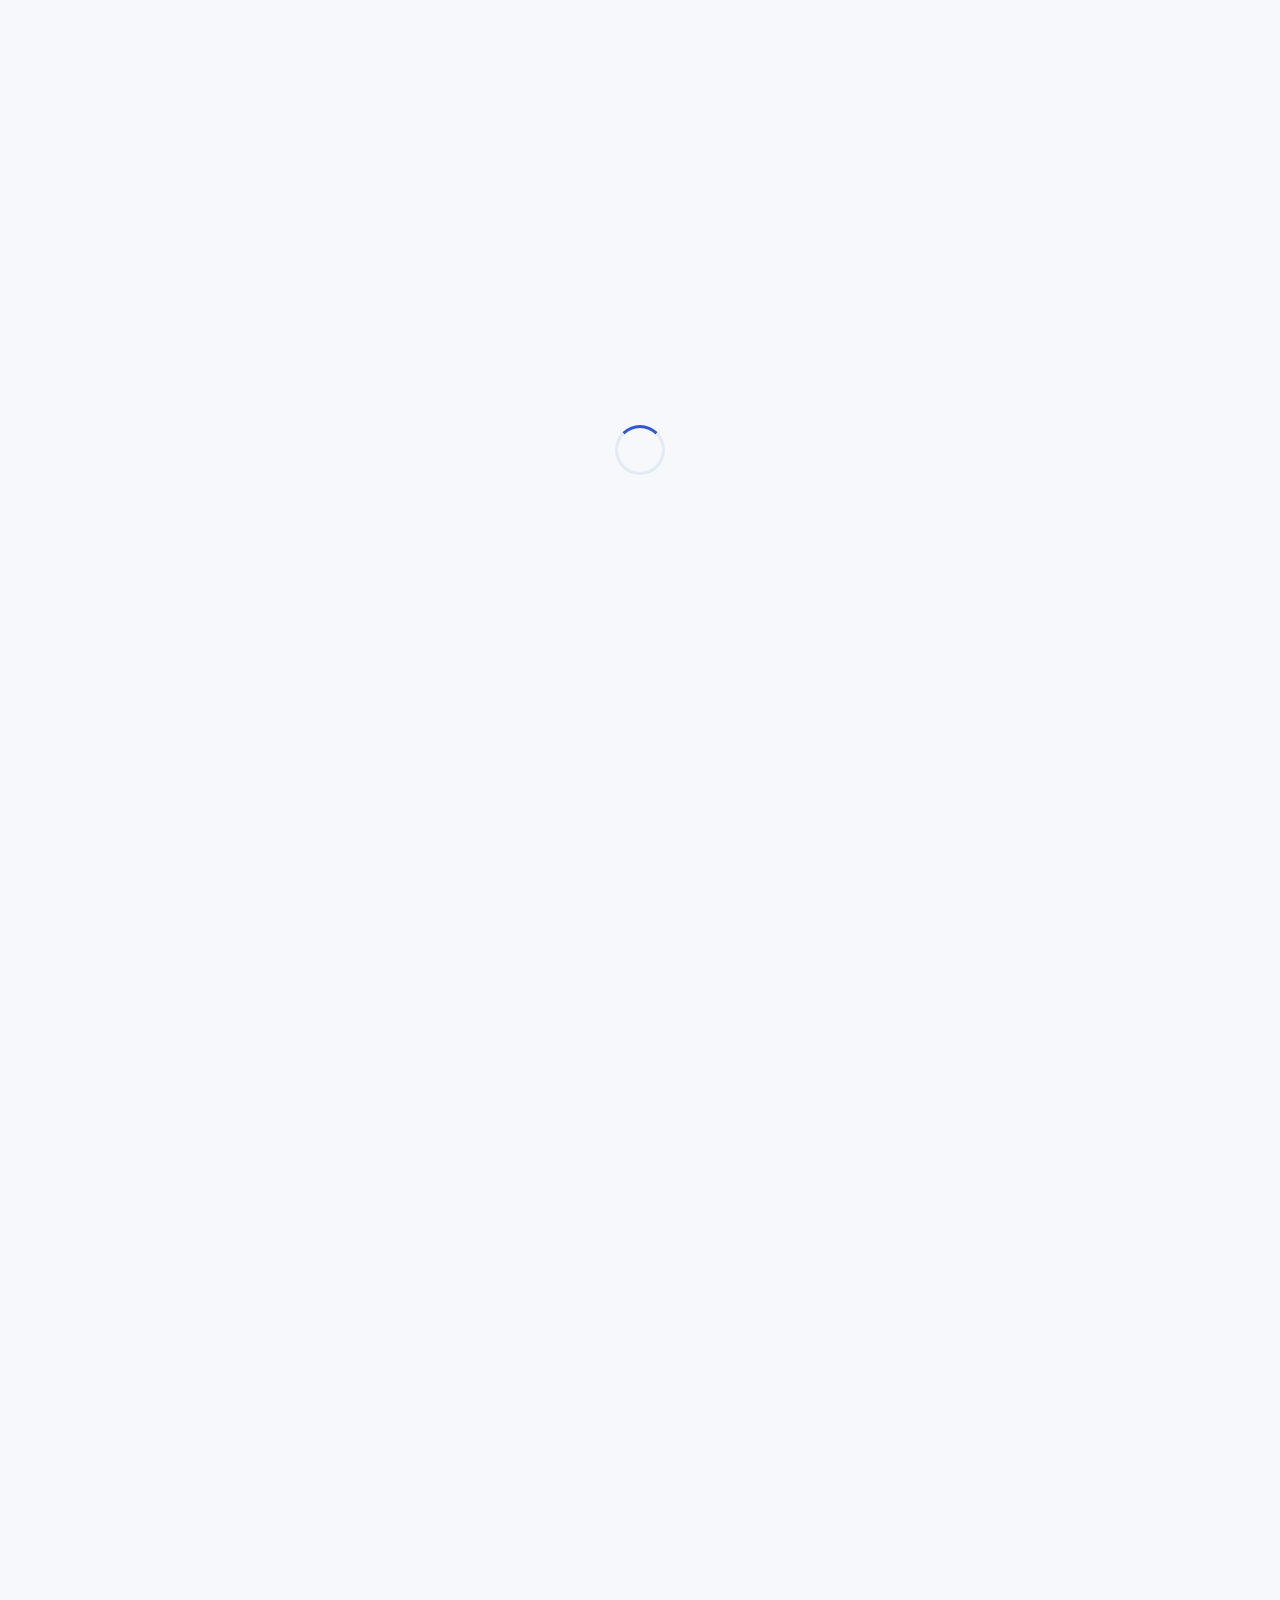
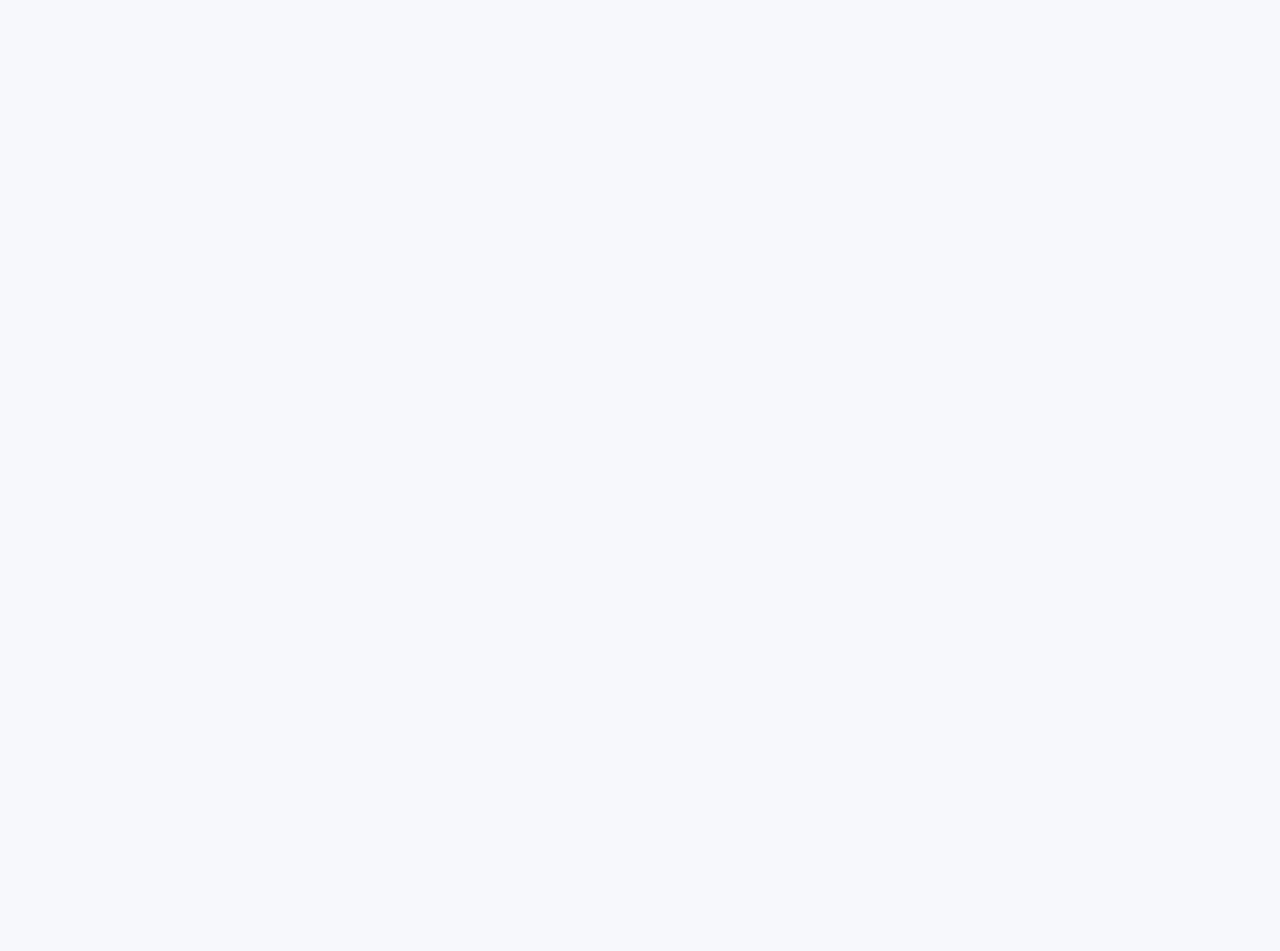
<file: index.html>
<!DOCTYPE html>
<html lang="en">
<head>
  <meta charset="utf-8" />
  <meta name="viewport" content="width=device-width,initial-scale=1" />
  <meta name="google-site-verification" content="fOPOrINUC0DZKunmytr6oM-xY_VmZXDHjR2BMJGWhiU" />
  <title>Oguzhan Palacioglu</title>
  <meta name="description" content="Oguzhan Palacioglu — Information Systems Manager & IT Team Leader">
  <meta name="theme-color" content="#0b0d12">
  
  <!-- Favicon -->
  <link rel="icon" type="image/svg+xml" href="favicon.svg">
  <link rel="icon" type="image/png" sizes="32x32" href="favicon-32x32.png">
  <link rel="icon" type="image/png" sizes="16x16" href="favicon-16x16.png">
  <link rel="apple-touch-icon" sizes="180x180" href="apple-touch-icon.png">
  <link rel="manifest" href="site.webmanifest">
  
  <!-- Open Graph -->
  <meta property="og:title" content="Oguzhan Palacioglu">
  <meta property="og:description" content="Information Systems Manager & IT Team Leader">
  <meta property="og:type" content="website">
  <meta property="og:url" content="https://oguzhan.palacioglu.com">
  <meta property="og:image" content="https://oguzhan.palacioglu.com/og-image.png">
  <!-- Google Fonts -->
  <link rel="preconnect" href="https://fonts.googleapis.com" />
  <link rel="preconnect" href="https://fonts.gstatic.com" crossorigin />
  <link href="https://fonts.googleapis.com/css2?family=Inter:wght@400;500;600;700;800;900&display=swap" rel="stylesheet" />
  <!-- Custom CSS -->
  <link rel="stylesheet" href="styles.css?v=1.1" />
  <!-- Custom JavaScript -->
  <script src="script.js" defer></script>
</head>
<body>
  <!-- Loading Screen -->
  <div class="loading" id="loading">
    <div class="spinner"></div>
  </div>

  <!-- NAV -->
  <nav class="nav">
    <div class="nav-in">
      <a class="brand" href="#top">oguzhan<span style="opacity:.5">·</span>palacioglu</a>
      <div class="links">
        <!--  <a class="chip" href="#experience">Experience</a>
        <a class="chip" href="#education">Education</a>
        <a class="chip" href="#skills">Skills</a>
        <a class="chip" href="#languages">Languages</a>-->
        <a class="chip" href="#contact">Contact</a>
        <button class="chip btn" id="themeBtn" title="Toggle theme">🌓 Theme</button>
        <button id="mode-toggle" class="chip">📟 CLI Mode</button>
      </div>
    </div>
  </nav>

  <main id="top" class="wrap">
    <!-- HERO -->
    <header class="hero fade-in">
      <div class="hero-content">
        <div class="hero-image">
          <div class="profile-photo">
            <img src="Oguzhan_Palacioglu_Profile.png" alt="Oguzhan Palacioglu" id="profileImg">
          </div>
        </div>
        <div class="hero-text">
          <h1>Oguzhan Palacioglu</h1>
          <div class="subtitle">Istanbul, Turkey · Information Systems Manager & IT Team Leader at ALKEV Private Schools</div>
          <div class="cta">
            <a class="btn-prim" href="#contact">Get in Touch</a>
            <a class="btn-ghost" href="cv-pdf.html" target="_blank" id="dlPdf">Download CV (PDF)</a>
            <a class="btn-ghost" href="mailto:opalacioglu@gmail.com">✉️ Send Email</a>
            <a class="btn-ghost" href="https://www.linkedin.com/in/OguzhanPalacioglu" target="_blank" rel="noopener">LinkedIn</a>
            <a class="btn-ghost" href="https://github.com/OguzhanPalacioglu" target="_blank" rel="noopener">GitHub</a>
          </div>
          <div class="badges">
            <span class="tag">Information Systems Manager</span>
            <span class="tag">IT Team Leader</span>
            <span class="tag">Full-Stack Developer</span>
          </div>
        </div>
      </div>
    </header>

    <!-- CONTENT GRID -->
    <div class="grid">
      <!-- LEFT -->
      <section class="card fade-in" id="experience">
        <h2>Experience</h2>
        <div class="item">
          <h3>Information Systems Manager and IT Team Leader</h3>
          <div class="meta"><span>ALKEV Private Schools</span><span>·</span><span>Istanbul</span><span>·</span><span>Oct 2024 – Present</span></div>
          <ul class="bullet">
            <li>Led and mentored a team of IT specialists by delegating tasks, providing training, and ensuring continuous professional development.</li>
            <li>Coordinated with other departments to align IT strategies with organizational goals and ensure smooth operations.</li>
            <li>Developed and implemented IT policies, procedures, and best practices to maintain high standards of security and efficiency.</li>
            <li>Oversaw IT projects from planning to execution, including budgeting, resource allocation, and timeline management.</li>
            <li>Managed relationships with vendors and negotiated contracts to optimize costs and service quality.</li>
            <li>Regularly reported on IT performance, risks, and strategic initiatives to senior management and stakeholders.</li>
            <li>Fostered a culture of innovation and continuous improvement within the IT team to enhance overall service delivery.</li>
          </ul>
        </div>
        <div class="item">
          <h3>Information Systems Manager</h3>
          <div class="meta"><span>ALKEV Private Schools</span><span>·</span><span>Sept 2023 – Oct 2024</span></div>
          <ul class="bullet">
            <li>Developed and enhanced software solutions using HTML, CSS, JavaScript, PHP, Laravel, and Python tailored to the school's specific needs.</li>
            <li>Administered Google Workspace for 2000+ students, teachers, and staff, ensuring efficient and secure communication.</li>
            <li>Managed network operations and resolved complex connectivity issues to maintain seamless integration across devices and platforms.</li>
            <li>Implemented and maintained mobile device management (MDM) solutions such as Apple School Manager, Cisco Meraki, Mosyle Manager, and Jamf School.</li>
            <li>Collaborated with internal teams and external partners to quickly resolve IT issues and optimize system performance.</li>
            <li>Analyzed IT network data to identify improvement opportunities and provided strategic recommendations.</li>
          </ul>
        </div>
        <div class="item">
          <h3>IT Operations Specialist</h3>
          <div class="meta"><span>ALKEV Private Schools</span><span>·</span><span>June 2020 – Sept 2023</span></div>
          <ul class="bullet">
            <li>Provided help desk support for desktop PCs, laptops, MacBooks, Linux systems, and mobile devices.</li>
            <li>Installed, serviced, upgraded, and maintained over 300 Windows and Mac computers, as well as iOS tablets and Android devices.</li>
            <li>Assisted in managing basic network operations and troubleshooting connectivity issues.</li>
          </ul>
        </div>
      </section>

      <!-- RIGHT -->
      <section class="card fade-in" id="education">
        <h2>Education</h2>
        <div class="item">
          <h3>Master of Science in Information Technologies</h3>
          <div class="meta"><span>Istanbul Technical University</span><span></span><span>Sep 2022 – July 2023</span></div>
        </div>
        <div class="item">
          <h3>Bachelor's Degree in Health Management</h3>
          <div class="meta"><span>Anadolu University</span><span>·</span><span>Sep 2016 – Aug 2020</span></div>
        </div>
        <div class="item">
          <h3>Bachelor's Degree in Public Finance</h3>
          <div class="meta"><span>Sakarya University</span><span>·</span><span>Sep 2012 – Aug 2016</span></div>
        </div>

        <h2 id="skills" style="margin-top: 28px;">Technical Skills</h2>
        <div class="skills">
          <span class="pill">HTML</span><span class="pill">CSS</span><span class="pill">JavaScript</span>
          <span class="pill">PHP</span><span class="pill">Python</span><span class="pill">Laravel</span>
          <span class="pill">Git</span><span class="pill">MySQL</span><span class="pill">MongoDB</span>
          <span class="pill">SQL</span><span class="pill">MVC</span><span class="pill">Docker</span>
          <span class="pill">Linux</span><span class="pill">Windows</span><span class="pill">Mac OS</span>
          <span class="pill">iOS</span><span class="pill">Android</span><span class="pill">MDM</span>
          <span class="pill">System Administration</span><span class="pill">Network Configuration</span>
        </div>

        <h2 style="margin-top: 28px;">Certificates</h2>
        <ul class="bullet one-col">
          <li>Google — Introduction to Google Workspace Administration (Oct 2024)</li>
          <li>Google — Technical Support Fundamentals (Sep 2024)</li>
          <li>Google — The Bits and Bytes of Computer Networking (Oct 2024)</li>
          <li>Crash Course on Python (Jan 2025)</li>
          <li>IBM — Artificial Intelligence (AI) Certificate (Mar 2025)</li>
        </ul>
      </section>
    </div>

    <!-- LANGUAGES -->
    <section class="card fade-in" id="languages" style="margin-top:28px">
      <h2>Language Skills</h2>
      <div class="language-item">
        <span class="language-name">Turkish</span>
        <span class="language-level">Native</span>
      </div>
      <div class="language-item">
        <span class="language-name">English</span>
        <span class="language-level">Fluent</span>
      </div>
      <div class="language-item">
        <span class="language-name">German</span>
        <span class="language-level">A1</span>
      </div>
    </section>
    

    <!-- CONTACT -->
    <section class="card fade-in" id="contact" style="margin-top:28px">
      <h2>Contact</h2>
      <div class="skills" style="margin-top:12px">
        <a class="pill" href="mailto:opalacioglu@gmail.com">✉️ opalacioglu@gmail.com</a>
        <a class="pill" target="_blank" rel="noopener" href="https://www.linkedin.com/in/OguzhanPalacioglu">LinkedIn</a>
        <a class="pill" target="_blank" rel="noopener" href="https://github.com/OguzhanPalacioglu">GitHub</a>
        <a class="pill" target="_blank" rel="noopener" href="https://oguzhan.palacioglu.com">🔗 oguzhan.palacioglu.com</a>
      </div>
    </section>

    <footer>© <span id="year"></span> Oguzhan Palacioglu</footer>
  </main>


  <script type="application/ld+json">
  {
    "@context":"https://schema.org","@type":"Person","name":"Oguzhan Palacioglu","url":"https://oguzhan.palacioglu.com","jobTitle":"Information Systems Manager and IT Team Leader","address":{"@type":"PostalAddress","addressLocality":"Istanbul","addressCountry":"TR"},"sameAs":["https://www.linkedin.com/in/OguzhanPalacioglu","https://github.com/OguzhanPalacioglu"]
  }
  </script>
</body>
</html>
</file>
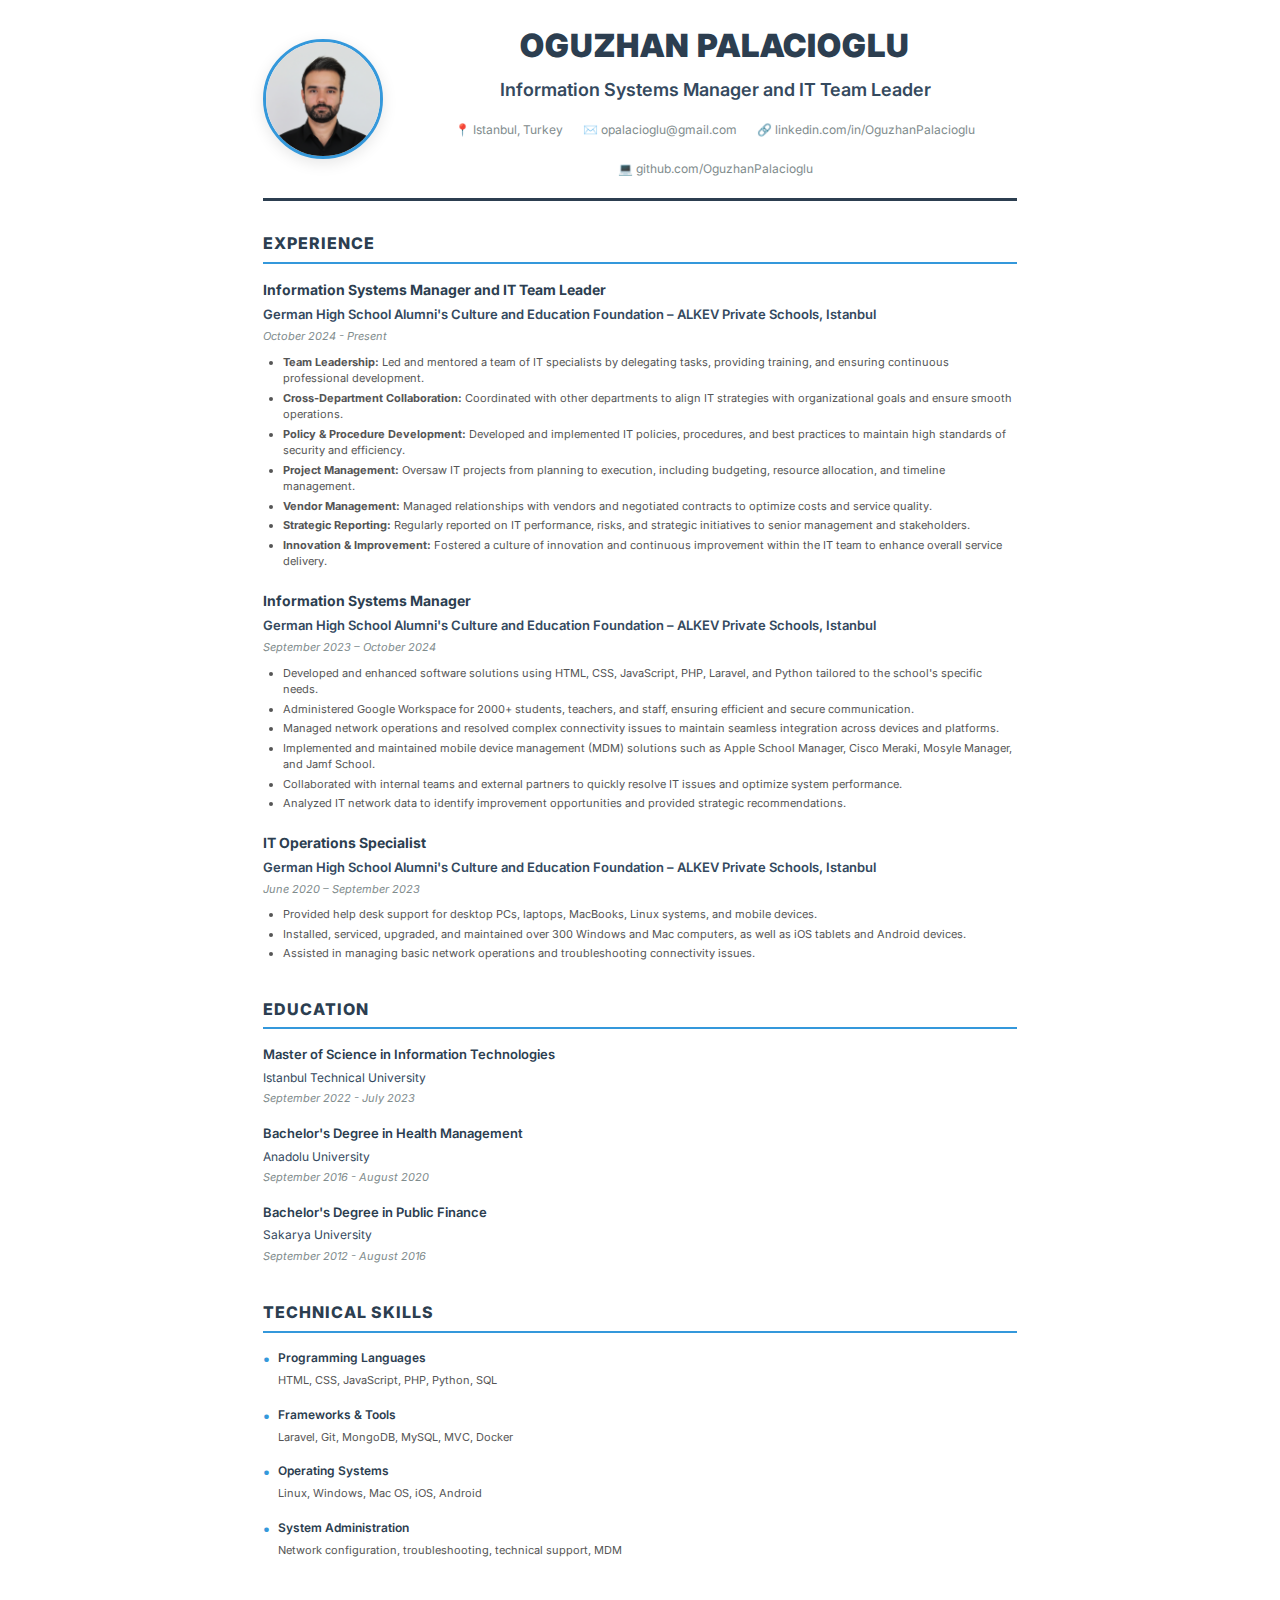
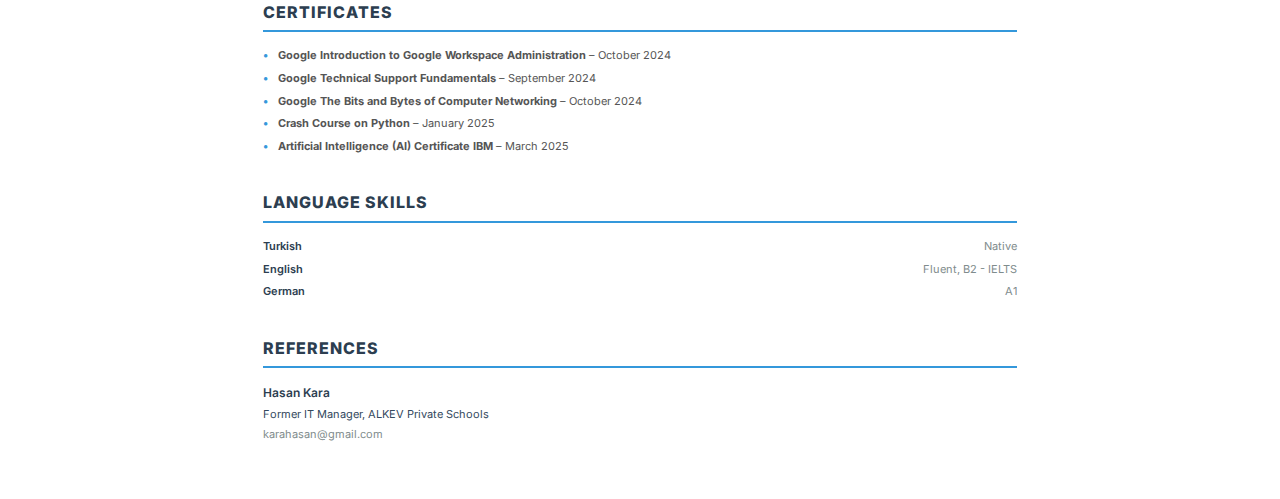
<file: cv-pdf.html>
<!DOCTYPE html>
<html lang="en">
<head>
  <meta charset="utf-8" />
  <meta name="viewport" content="width=device-width,initial-scale=1" />
  <title>Oguzhan Palacioglu - CV</title>
  
  <!-- Favicon -->
  <link rel="icon" type="image/svg+xml" href="favicon.svg">
  <link rel="icon" type="image/png" sizes="32x32" href="favicon-32x32.png">
  <link rel="icon" type="image/png" sizes="16x16" href="favicon-16x16.png">
  <link rel="apple-touch-icon" sizes="180x180" href="apple-touch-icon.png">
  
  <link rel="preconnect" href="https://fonts.googleapis.com" />
  <link rel="preconnect" href="https://fonts.gstatic.com" crossorigin />
  <link href="https://fonts.googleapis.com/css2?family=Inter:wght@400;500;600;700;800;900&display=swap" rel="stylesheet" />
  <style>
    @media print {
      @page {
        margin: 1.5cm;
        size: A4;
      }
    }
    
    * {
      margin: 0;
      padding: 0;
      box-sizing: border-box;
    }
    
    body {
      font-family: 'Inter', sans-serif;
      line-height: 1.6;
      color: #333;
      background: white;
      font-size: 11pt;
    }
    
    .cv-container {
      max-width: 210mm;
      margin: 0 auto;
      padding: 20px;
      background: white;
    }
    
    /* Header */
    .header {
      margin-bottom: 30px;
      border-bottom: 3px solid #2c3e50;
      padding-bottom: 20px;
    }
    
    .header-content {
      display: flex;
      align-items: center;
      gap: 30px;
    }
    
    .header-text {
      flex: 1;
      text-align: center;
    }
    
    .header-image {
      display: flex;
      justify-content: center;
      align-items: center;
    }
    
    .cv-profile-photo {
      position: relative;
      width: 120px;
      height: 120px;
      border-radius: 50%;
      overflow: hidden;
      border: 3px solid #3498db;
      box-shadow: 0 4px 15px rgba(0,0,0,0.1);
      background: #f8f9fa;
    }
    
    .cv-profile-photo img {
      width: 100%;
      height: 100%;
      object-fit: cover;
      object-position: center;
      opacity: 1;
      transition: opacity 0.3s ease;
    }
    
    .cv-photo-placeholder {
      display: flex;
      flex-direction: column;
      justify-content: center;
      align-items: center;
      height: 100%;
      color: #6c757d;
      text-align: center;
      padding: 10px;
      position: absolute;
      top: 0;
      left: 0;
      right: 0;
      bottom: 0;
      background: #f8f9fa;
      z-index: 10;
    }
    
    .cv-photo-placeholder span {
      font-size: 24px;
      margin-bottom: 4px;
      opacity: 0.7;
    }
    
    .cv-photo-placeholder p {
      font-size: 8px;
      font-weight: 500;
      margin: 0;
      opacity: 0.8;
    }
    
    .cv-photo-placeholder.hidden {
      display: none !important;
    }
    
    .name {
      font-size: 32px;
      font-weight: 900;
      color: #2c3e50;
      margin-bottom: 5px;
      letter-spacing: 1px;
    }
    
    .title {
      font-size: 18px;
      font-weight: 600;
      color: #34495e;
      margin-bottom: 15px;
    }
    
    .contact-info {
      display: flex;
      justify-content: center;
      flex-wrap: wrap;
      gap: 20px;
      font-size: 12px;
      color: #7f8c8d;
    }
    
    .contact-item {
      display: flex;
      align-items: center;
      gap: 5px;
    }
    
    /* Sections */
    .section {
      margin-bottom: 35px;
    }
    
    .section-title {
      font-size: 16px;
      font-weight: 800;
      color: #2c3e50;
      text-transform: uppercase;
      letter-spacing: 1px;
      border-bottom: 2px solid #3498db;
      padding-bottom: 5px;
      margin-bottom: 15px;
    }
    
    /* Experience */
    .experience-item {
      margin-bottom: 20px;
    }
    
    .job-title {
      font-size: 14px;
      font-weight: 700;
      color: #2c3e50;
      margin-bottom: 3px;
    }
    
    .company {
      font-size: 13px;
      font-weight: 600;
      color: #34495e;
      margin-bottom: 3px;
    }
    
    .date-location {
      font-size: 11px;
      color: #7f8c8d;
      font-style: italic;
      margin-bottom: 8px;
    }
    
    .job-description {
      font-size: 11px;
      color: #555;
      line-height: 1.5;
    }
    
    .job-description ul {
      margin-left: 20px;
    }
    
    .job-description li {
      margin-bottom: 3px;
    }
    
    /* Education */
    .education-item {
      margin-bottom: 15px;
    }
    
    .degree {
      font-size: 13px;
      font-weight: 600;
      color: #2c3e50;
      margin-bottom: 3px;
    }
    
    .institution {
      font-size: 12px;
      color: #34495e;
      margin-bottom: 3px;
    }
    
    .education-date {
      font-size: 11px;
      color: #7f8c8d;
      font-style: italic;
    }
    
    /* Skills */
    .skill-item {
      margin-bottom: 15px;
      padding-left: 15px;
      position: relative;
    }
    
    .skill-item::before {
      content: "•";
      position: absolute;
      left: 0;
      color: #3498db;
      font-weight: bold;
    }
    
    .skill-category {
      margin-bottom: 10px;
    }
    
    .skill-category-title {
      font-size: 12px;
      font-weight: 600;
      color: #2c3e50;
      margin-bottom: 5px;
    }
    
    .skill-list {
      font-size: 11px;
      color: #555;
    }
    
    /* Certificates */
    .certificate-item {
      font-size: 11px;
      color: #555;
      margin-bottom: 5px;
      padding-left: 15px;
      position: relative;
    }
    
    .certificate-item::before {
      content: "•";
      position: absolute;
      left: 0;
      color: #3498db;
      font-weight: bold;
    }
    
    /* Languages */
    .language-item {
      display: flex;
      justify-content: space-between;
      font-size: 11px;
      margin-bottom: 5px;
    }
    
    .language-name {
      font-weight: 600;
      color: #2c3e50;
    }
    
    .language-level {
      color: #7f8c8d;
    }
    
    /* References */
    .reference-item {
      margin-bottom: 10px;
    }
    
    .reference-name {
      font-size: 12px;
      font-weight: 600;
      color: #2c3e50;
      margin-bottom: 3px;
    }
    
    .reference-title {
      font-size: 11px;
      color: #34495e;
      margin-bottom: 3px;
    }
    
    .reference-email {
      font-size: 11px;
      color: #7f8c8d;
    }
    
    @media print {
      body {
        font-size: 10pt;
      }
      
      .cv-container {
        padding: 0;
      }
      
      .name {
        font-size: 28px;
      }
      
      .title {
        font-size: 16px;
      }
    }
  </style>
</head>
<body>
  <div class="cv-container">
    <!-- Header -->
    <div class="header">
      <div class="header-content">
        <div class="header-image">
          <div class="cv-profile-photo">
            <img src="Oguzhan_Palacioglu_Profile.png" alt="Oguzhan Palacioglu" id="cvProfileImg">
            <div class="cv-photo-placeholder" id="cvPhotoPlaceholder">
              <span>📷</span>
              <p>Profil Fotoğrafı</p>
            </div>
          </div>
        </div>
        <div class="header-text">
          <div class="name">OGUZHAN PALACIOGLU</div>
          <div class="title">Information Systems Manager and IT Team Leader</div>
          <div class="contact-info">
            <div class="contact-item">📍 Istanbul, Turkey</div>
            <div class="contact-item">✉️ opalacioglu@gmail.com</div>
            <div class="contact-item">🔗 linkedin.com/in/OguzhanPalacioglu</div>
            <div class="contact-item">💻 github.com/OguzhanPalacioglu</div>
          </div>
        </div>
      </div>
    </div>

    <!-- Experience -->
    <div class="section">
      <div class="section-title">Experience</div>
      
      <div class="experience-item">
        <div class="job-title">Information Systems Manager and IT Team Leader</div>
        <div class="company">German High School Alumni's Culture and Education Foundation – ALKEV Private Schools, Istanbul</div>
        <div class="date-location">October 2024 - Present</div>
        <div class="job-description">
          <ul>
            <li><strong>Team Leadership:</strong> Led and mentored a team of IT specialists by delegating tasks, providing training, and ensuring continuous professional development.</li>
            <li><strong>Cross-Department Collaboration:</strong> Coordinated with other departments to align IT strategies with organizational goals and ensure smooth operations.</li>
            <li><strong>Policy & Procedure Development:</strong> Developed and implemented IT policies, procedures, and best practices to maintain high standards of security and efficiency.</li>
            <li><strong>Project Management:</strong> Oversaw IT projects from planning to execution, including budgeting, resource allocation, and timeline management.</li>
            <li><strong>Vendor Management:</strong> Managed relationships with vendors and negotiated contracts to optimize costs and service quality.</li>
            <li><strong>Strategic Reporting:</strong> Regularly reported on IT performance, risks, and strategic initiatives to senior management and stakeholders.</li>
            <li><strong>Innovation & Improvement:</strong> Fostered a culture of innovation and continuous improvement within the IT team to enhance overall service delivery.</li>
          </ul>
        </div>
      </div>

      <div class="experience-item">
        <div class="job-title">Information Systems Manager</div>
        <div class="company">German High School Alumni's Culture and Education Foundation – ALKEV Private Schools, Istanbul</div>
        <div class="date-location">September 2023 – October 2024</div>
        <div class="job-description">
          <ul>
            <li>Developed and enhanced software solutions using HTML, CSS, JavaScript, PHP, Laravel, and Python tailored to the school's specific needs.</li>
            <li>Administered Google Workspace for 2000+ students, teachers, and staff, ensuring efficient and secure communication.</li>
            <li>Managed network operations and resolved complex connectivity issues to maintain seamless integration across devices and platforms.</li>
            <li>Implemented and maintained mobile device management (MDM) solutions such as Apple School Manager, Cisco Meraki, Mosyle Manager, and Jamf School.</li>
            <li>Collaborated with internal teams and external partners to quickly resolve IT issues and optimize system performance.</li>
            <li>Analyzed IT network data to identify improvement opportunities and provided strategic recommendations.</li>
          </ul>
        </div>
      </div>

      <div class="experience-item">
        <div class="job-title">IT Operations Specialist</div>
        <div class="company">German High School Alumni's Culture and Education Foundation – ALKEV Private Schools, Istanbul</div>
        <div class="date-location">June 2020 – September 2023</div>
        <div class="job-description">
          <ul>
            <li>Provided help desk support for desktop PCs, laptops, MacBooks, Linux systems, and mobile devices.</li>
            <li>Installed, serviced, upgraded, and maintained over 300 Windows and Mac computers, as well as iOS tablets and Android devices.</li>
            <li>Assisted in managing basic network operations and troubleshooting connectivity issues.</li>
          </ul>
        </div>
      </div>
    </div>

    <!-- Education -->
    <div class="section">
      <div class="section-title">Education</div>
      
      <div class="education-item">
        <div class="degree">Master of Science in Information Technologies</div>
        <div class="institution">Istanbul Technical University</div>
        <div class="education-date">September 2022 - July 2023</div>
      </div>

      <div class="education-item">
        <div class="degree">Bachelor's Degree in Health Management</div>
        <div class="institution">Anadolu University</div>
        <div class="education-date">September 2016 - August 2020</div>
      </div>

      <div class="education-item">
        <div class="degree">Bachelor's Degree in Public Finance</div>
        <div class="institution">Sakarya University</div>
        <div class="education-date">September 2012 - August 2016</div>
      </div>
    </div>

    <!-- Technical Skills -->
    <div class="section" style="margin-bottom: 40px;">
      <div class="section-title">Technical Skills</div>
      <div class="skill-item">
        <div class="skill-category-title">Programming Languages</div>
        <div class="skill-list">HTML, CSS, JavaScript, PHP, Python, SQL</div>
      </div>
      <div class="skill-item">
        <div class="skill-category-title">Frameworks & Tools</div>
        <div class="skill-list">Laravel, Git, MongoDB, MySQL, MVC, Docker</div>
      </div>
      <div class="skill-item">
        <div class="skill-category-title">Operating Systems</div>
        <div class="skill-list">Linux, Windows, Mac OS, iOS, Android</div>
      </div>
      <div class="skill-item">
        <div class="skill-category-title">System Administration</div>
        <div class="skill-list">Network configuration, troubleshooting, technical support, MDM</div>
      </div>
    </div>

    <!-- Certificates -->
    <div class="section">
      <div class="section-title">Certificates</div>
      <div class="certificate-item"><strong>Google Introduction to Google Workspace Administration</strong> – October 2024</div>
      <div class="certificate-item"><strong>Google Technical Support Fundamentals</strong> – September 2024</div>
      <div class="certificate-item"><strong>Google The Bits and Bytes of Computer Networking</strong> – October 2024</div>
      <div class="certificate-item"><strong>Crash Course on Python</strong> – January 2025</div>
      <div class="certificate-item"><strong>Artificial Intelligence (AI) Certificate IBM</strong> – March 2025</div>
    </div>

    <!-- Language Skills -->
    <div class="section">
      <div class="section-title">Language Skills</div>
      <div class="language-item">
        <span class="language-name">Turkish</span>
        <span class="language-level">Native</span>
      </div>
      <div class="language-item">
        <span class="language-name">English</span>
        <span class="language-level">Fluent, B2 - IELTS</span>
      </div>
      <div class="language-item">
        <span class="language-name">German</span>
        <span class="language-level">A1</span>
      </div>
    </div>

    <!-- References -->
    <div class="section">
      <div class="section-title">References</div>
      <div class="reference-item">
        <div class="reference-name">Hasan Kara</div>
        <div class="reference-title">Former IT Manager, ALKEV Private Schools</div>
        <div class="reference-email">karahasan@gmail.com</div>
      </div>
    </div>
  </div>

  <script>
    // CV Profile photo loading
    const cvProfileImg = document.getElementById('cvProfileImg');
    const cvPhotoPlaceholder = document.getElementById('cvPhotoPlaceholder');
    
    if (cvProfileImg && cvPhotoPlaceholder) {
      cvProfileImg.onload = function() {
        cvPhotoPlaceholder.style.display = 'none';
      };
      
      cvProfileImg.onerror = function() {
        cvPhotoPlaceholder.style.display = 'flex';
      };
      
      if (cvProfileImg.complete && cvProfileImg.naturalWidth > 0) {
        cvPhotoPlaceholder.style.display = 'none';
      }
    }
    
    // Auto print when page loads
    window.onload = function() {
      setTimeout(function() {
        window.print();
      }, 500);
    };
  </script>
</body>
</html>
</file>
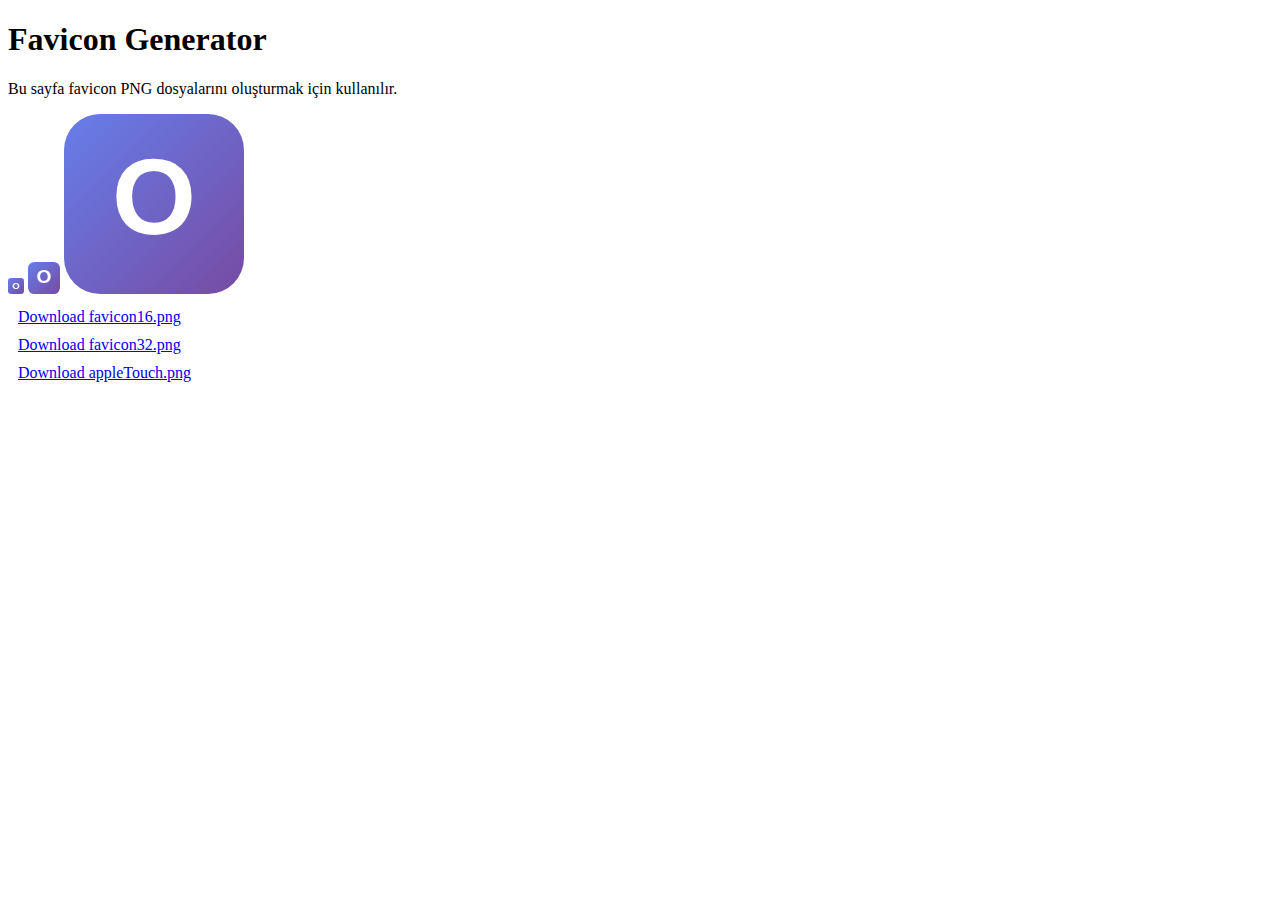
<file: generate-favicons.html>
<!DOCTYPE html>
<html>
<head>
    <title>Favicon Generator</title>
</head>
<body>
    <h1>Favicon Generator</h1>
    <p>Bu sayfa favicon PNG dosyalarını oluşturmak için kullanılır.</p>
    
    <canvas id="favicon16" width="16" height="16"></canvas>
    <canvas id="favicon32" width="32" height="32"></canvas>
    <canvas id="appleTouch" width="180" height="180"></canvas>
    
    <script>
        function drawFavicon(canvasId, size) {
            const canvas = document.getElementById(canvasId);
            const ctx = canvas.getContext('2d');
            
            // Gradient background
            const gradient = ctx.createLinearGradient(0, 0, size, size);
            gradient.addColorStop(0, '#667eea');
            gradient.addColorStop(1, '#764ba2');
            
            // Rounded rectangle background
            ctx.fillStyle = gradient;
            ctx.beginPath();
            ctx.roundRect(0, 0, size, size, size * 0.2);
            ctx.fill();
            
            // Text
            ctx.fillStyle = 'white';
            ctx.font = `bold ${size * 0.6}px Inter, Arial, sans-serif`;
            ctx.textAlign = 'center';
            ctx.textBaseline = 'middle';
            ctx.fillText('O', size/2, size/2);
            
            // Download link
            const link = document.createElement('a');
            link.download = canvasId + '.png';
            link.href = canvas.toDataURL();
            link.textContent = `Download ${canvasId}.png`;
            link.style.display = 'block';
            link.style.margin = '10px';
            document.body.appendChild(link);
        }
        
        // Generate all favicons
        drawFavicon('favicon16', 16);
        drawFavicon('favicon32', 32);
        drawFavicon('appleTouch', 180);
    </script>
</body>
</html>
</file>
<file: styles.css>
:root{
  --bg:#0b0d12;
  --fg:#e8ecf1;
  --muted:#a3afbf;
  --brand:#5b8cff;
  --card:#121622;
  --chip:#1b2230;
  --line:#222a3b;
  --accent:#00e0a5;
  --shadow:0 10px 30px rgba(0,0,0,.35);
  --radius:16px;
  --maxw:1200px;
  --gradient:linear-gradient(135deg, #667eea 0%, #764ba2 100%);
  --gradient-accent:linear-gradient(135deg, #00e0a5 0%, #00b894 100%);
  --glass:rgba(255,255,255,0.1);
  --glass-border:rgba(255,255,255,0.2);
}

@media (prefers-color-scheme: light){
  :root{
    --bg:#f6f8fb;
    --fg:#10141a;
    --muted:#5b6676;
    --brand:#3056d3;
    --card:#ffffff;
    --chip:#e9eef8;
    --line:#e3eaf4;
    --accent:#0bb381;
    --shadow:0 8px 22px rgba(16,20,26,.08);
    --glass:rgba(255,255,255,0.8);
    --glass-border:rgba(0,0,0,0.1);
  }
}

html[data-theme="light"]{
  --bg:#f6f8fb;
  --fg:#10141a;
  --muted:#5b6676;
  --brand:#3056d3;
  --card:#ffffff;
  --chip:#e9eef8;
  --line:#e3eaf4;
  --accent:#0bb381;
  --shadow:0 8px 22px rgba(16,20,26,.08);
  --glass:rgba(255,255,255,0.8);
  --glass-border:rgba(0,0,0,0.1);
}

html[data-theme="dark"]{
  --bg:#0b0d12;
  --fg:#e8ecf1;
  --muted:#a3afbf;
  --brand:#5b8cff;
  --card:#121622;
  --chip:#1b2230;
  --line:#222a3b;
  --accent:#00e0a5;
  --shadow:0 10px 30px rgba(0,0,0,.35);
  --glass:rgba(255,255,255,0.1);
  --glass-border:rgba(255,255,255,0.2);
}

*{box-sizing:border-box}

body{
  margin:0;
  font-family:Inter,system-ui,-apple-system,Segoe UI,Roboto,Arial,sans-serif;
  background:var(--bg);
  color:var(--fg);
  line-height:1.65;
  -webkit-font-smoothing:antialiased;
  -moz-osx-font-smoothing:grayscale;
  scroll-behavior: smooth;
}

/* Loading Animation */
.loading {
  position: fixed;
  top: 0;
  left: 0;
  width: 100%;
  height: 100%;
  background: var(--bg);
  display: flex;
  justify-content: center;
  align-items: center;
  z-index: 9999;
  transition: opacity 0.5s ease-out;
}

.loading.hidden {
  opacity: 0;
  pointer-events: none;
}

.spinner {
  width: 50px;
  height: 50px;
  border: 3px solid var(--line);
  border-top: 3px solid var(--brand);
  border-radius: 50%;
  animation: spin 1s linear infinite;
}

@keyframes spin {
  0% { transform: rotate(0deg); }
  100% { transform: rotate(360deg); }
}

.wrap{
  max-width:var(--maxw);
  margin:0 auto;
  padding:24px 20px 80px;
  opacity: 0;
  transform: translateY(20px);
  animation: fadeInUp 0.8s ease-out 0.5s forwards;
  width: 100%;
}

@keyframes fadeInUp {
  to {
    opacity: 1;
    transform: translateY(0);
  }
}

.nav{
  position:sticky;
  top:0;
  z-index:20;
  backdrop-filter:saturate(160%) blur(20px);
  background:var(--glass);
  border-bottom:1px solid var(--glass-border);
  transition: all 0.3s ease;
}

.nav:hover {
  background: var(--glass);
  backdrop-filter: saturate(180%) blur(25px);
}

.nav-in{
  max-width:var(--maxw);
  margin:0 auto;
  padding:15px 20px;
  display:flex;
  align-items:center;
  gap:16px;
  justify-content:space-between;
}

.nav a.brand{
  font-weight:900;
  text-decoration:none;
  color:var(--fg);
  letter-spacing:.3px;
  font-size: 1.2em;
  background: var(--gradient);
  -webkit-background-clip: text;
  -webkit-text-fill-color: transparent;
  background-clip: text;
  transition: all 0.3s ease;
}

.nav a.brand:hover {
  transform: scale(1.05);
}

.nav .links{
  display:flex;
  gap:14px;
  align-items:center;
}

.chip{
  display:inline-flex;
  align-items:center;
  gap:8px;
  padding:10px 16px;
  border-radius:999px;
  background:var(--chip);
  color:var(--fg);
  text-decoration:none;
  border:1px solid var(--line);
  font-weight:600;
  font-size:14px;
  transition: all 0.3s cubic-bezier(0.4, 0, 0.2, 1);
  position: relative;
  overflow: hidden;
}

.chip::before {
  content: '';
  position: absolute;
  top: 0;
  left: -100%;
  width: 100%;
  height: 100%;
  background: linear-gradient(90deg, transparent, rgba(255,255,255,0.1), transparent);
  transition: left 0.5s;
}

.chip:hover::before {
  left: 100%;
}

.chip:hover{
  transform:translateY(-2px);
  box-shadow:0 8px 25px rgba(0,0,0,0.2);
  border-color: var(--brand);
}

.btn{cursor:pointer;user-select:none}

header.hero{
  margin-top:20px;
  padding:48px;
  border-radius:24px;
  border:1px solid var(--line);
  background:linear-gradient(135deg,var(--card),transparent 60%),radial-gradient(900px 300px at 20% -10%,rgba(91,140,255,.18),transparent 60%);
  box-shadow:var(--shadow);
  position: relative;
  overflow: hidden;
  transition: all 0.3s ease;
}

header.hero::before {
  content: '';
  position: absolute;
  top: 0;
  left: 0;
  right: 0;
  bottom: 0;
  background: var(--gradient);
  opacity: 0.05;
  z-index: -1;
}

header.hero:hover {
  transform: translateY(-5px);
  box-shadow: 0 20px 40px rgba(0,0,0,0.3);
}

    .hero-content {
      display: grid;
      grid-template-columns: auto 1fr;
      gap: 30px;
      align-items: center;
    }

    .hero-text {
      width: 100%;
    }
    
    .hero-image {
      display: flex;
      justify-content: center;
      align-items: center;
    }

    .profile-photo {
      position: relative;
      width: 140px !important;
      height: 140px !important;
      border-radius: 50%;
      overflow: hidden;
      border: 2px solid var(--brand);
      box-shadow: 0 4px 15px rgba(0,0,0,0.1);
      transition: all 0.3s ease;
      background: var(--chip);
      flex-shrink: 0;
    }

.profile-photo:hover {
  transform: scale(1.05);
  box-shadow: 0 15px 40px rgba(91,140,255,0.4);
}

        .profile-photo img {
      width: 100% !important;
      height: 100% !important;
      object-fit: cover !important;
      object-position: center !important;
      opacity: 1 !important;
      transition: opacity 0.3s ease;
      display: block !important;
      visibility: visible !important;
      z-index: 1;
      max-width: none !important;
      max-height: none !important;
    }
    
    .profile-photo img.loaded {
      opacity: 1;
    }
    
    .profile-photo img.error {
      opacity: 0;
    }

    .photo-placeholder {
      display: flex;
      flex-direction: column;
      justify-content: center;
      align-items: center;
      height: 100%;
      color: var(--muted);
      text-align: center;
      padding: 10px;
      position: absolute;
      top: 0;
      left: 0;
      right: 0;
      bottom: 0;
      background: var(--chip);
      z-index: 10;
      transition: all 0.3s ease;
    }
    
    .photo-placeholder.hidden {
      display: none !important;
      visibility: hidden !important;
      opacity: 0 !important;
    }

    .photo-placeholder span {
      font-size: 20px;
      margin-bottom: 4px;
      opacity: 0.7;
    }
    
    .photo-placeholder p {
      font-size: 8px;
      font-weight: 500;
      margin: 0;
      opacity: 0.8;
    }

.photo-placeholder.hidden {
  display: none;
}

h1{
  font-size:clamp(32px,5vw,52px);
  line-height:1.1;
  margin:8px 0 10px;
  letter-spacing:.2px;
  font-weight: 900;
  background: var(--gradient);
  -webkit-background-clip: text;
  -webkit-text-fill-color: transparent;
  background-clip: text;
}

.subtitle{
  color:var(--muted);
  font-weight:500;
  font-size: 1.1em;
}

.badges{
  display:flex;
  flex-wrap:wrap;
  gap:12px;
  margin-top:20px;
}

.tag{
  display:inline-flex;
  align-items:center;
  gap:8px;
  padding:8px 16px;
  border-radius:999px;
  background:var(--chip);
  color:var(--fg);
  font-weight:600;
  font-size:13px;
  border:1px solid var(--line);
  transition: all 0.3s ease;
  position: relative;
  overflow: hidden;
}

.tag::before {
  content: '';
  position: absolute;
  top: 0;
  left: 0;
  width: 100%;
  height: 100%;
  background: var(--gradient-accent);
  opacity: 0;
  transition: opacity 0.3s ease;
  z-index: -1;
}

.tag:hover::before {
  opacity: 0.1;
}

.tag:hover {
  transform: translateY(-2px);
  border-color: var(--accent);
}

    .cta{
      display:flex;
      flex-wrap:wrap;
      gap:10px;
      margin-top:20px;
    }

    .btn-prim{
      background:var(--gradient);
      color:#fff;
      border:none;
      border-radius:10px;
      padding:10px 16px;
      font-weight:600;
      font-size:14px;
      text-decoration:none;
      transition: all 0.3s cubic-bezier(0.4, 0, 0.2, 1);
      position: relative;
      overflow: hidden;
    }

.btn-prim::before {
  content: '';
  position: absolute;
  top: 0;
  left: -100%;
  width: 100%;
  height: 100%;
  background: linear-gradient(90deg, transparent, rgba(255,255,255,0.2), transparent);
  transition: left 0.5s;
}

.btn-prim:hover::before {
  left: 100%;
}

    .btn-prim:hover{
      transform: translateY(-2px);
      box-shadow: 0 8px 25px rgba(91,140,255,0.25);
    }

    .btn-ghost{
      background:var(--chip);
      color:var(--fg);
      border:1px solid var(--line);
      border-radius:10px;
      padding:10px 16px;
      font-weight:600;
      font-size:14px;
      text-decoration:none;
      transition: all 0.3s ease;
    }

    .btn-ghost:hover{
      transform: translateY(-1px);
      background: var(--card);
      border-color: var(--brand);
      box-shadow: 0 6px 20px rgba(0,0,0,0.1);
    }

    .grid {
      display: grid;
      grid-template-columns: 2fr 1fr; /* sol 2 kat, sağ 1 kat */
      gap: 28px;
      margin-top: 32px;
      width: 100% !important;
      max-width: 100% !important;
    }
    

section.card{
  background:var(--card);
  border:1px solid var(--line);
  border-radius:var(--radius);
  padding:28px;
  box-shadow:var(--shadow);
  transition: all 0.3s ease;
  position: relative;
  overflow: hidden;
  width: 100%;
  box-sizing: border-box;
}

section.card::before {
  content: '';
  position: absolute;
  top: 0;
  left: 0;
  width: 100%;
  height: 3px;
  background: var(--gradient);
  transform: scaleX(0);
  transition: transform 0.3s ease;
}

section.card:hover::before {
  transform: scaleX(1);
}

section.card:hover {
  transform: translateY(-5px);
  box-shadow: 0 15px 35px rgba(0,0,0,0.2);
}

h2{
  margin:32px 0 16px;
  font-size:18px;
  letter-spacing:.3px;
  text-transform:uppercase;
  color:var(--muted);
  font-weight: 800;
  position: relative;
}

h2:first-child {
  margin-top: 0;
}

h2::after {
  content: '';
  position: absolute;
  bottom: -4px;
  left: 0;
  width: 30px;
  height: 2px;
  background: var(--gradient);
  border-radius: 1px;
}

.item{
  margin-bottom:24px;
  padding: 16px;
  border-radius: 12px;
  background: var(--chip);
  border: 1px solid var(--line);
  transition: all 0.3s ease;
}

.item:hover {
  transform: translateX(5px);
  border-color: var(--brand);
  background: var(--card);
}

.item h3{
  margin:0 0 8px;
  font-size:16px;
  font-weight: 700;
  color: var(--fg);
}

.meta{
  display:flex;
  flex-wrap:wrap;
  gap:8px;
  color:var(--muted);
  font-size:13px;
  margin-bottom: 8px;
}

.bullet{
  margin:8px 0 0;
  padding-left:18px;
}

.bullet li{
  margin:8px 0;
  position: relative;
}

.bullet li::marker {
  color: var(--accent);
  font-weight: bold;
}

.skills{
  display:flex;
  flex-wrap:wrap;
  gap:12px;
}

.pill{
  background:var(--chip);
  border:1px solid var(--line);
  color:var(--fg);
  padding:10px 16px;
  border-radius:12px;
  font-weight:600;
  font-size:13px;
  transition: all 0.3s ease;
  position: relative;
  overflow: hidden;
}

.pill::before {
  content: '';
  position: absolute;
  top: 0;
  left: 0;
  width: 100%;
  height: 100%;
  background: var(--gradient-accent);
  opacity: 0;
  transition: opacity 0.3s ease;
  z-index: -1;
}

.pill:hover::before {
  opacity: 0.1;
}

.pill:hover{
  transform: translateY(-2px);
  border-color: var(--accent);
  box-shadow: 0 5px 15px rgba(0,224,165,0.2);
}

.two-col{
  columns:2;
  column-gap:20px;
}

.one-col{
  columns:1;
}

.projects .proj{
  display:grid;
  grid-template-columns:1fr auto;
  gap:12px;
  margin-bottom:18px;
  padding: 16px;
  border-radius: 12px;
  background: var(--chip);
  border: 1px solid var(--line);
  transition: all 0.3s ease;
}

.projects .proj:hover {
  transform: translateX(5px);
  border-color: var(--brand);
  background: var(--card);
}

.projects a{
  color:var(--fg);
  text-decoration: none;
}

.language-item {
  display: flex;
  justify-content: space-between;
  align-items: center;
  padding: 8px 0;
  border-bottom: 1px solid var(--line);
}

.language-item:last-child {
  border-bottom: none;
}

.language-name {
  font-weight: 600;
}

.language-level {
  color: var(--muted);
  font-size: 13px;
}

footer{
  margin-top:32px;
  color:var(--muted);
  font-size:13px;
  text-align:center;
  padding: 20px;
  border-top: 1px solid var(--line);
}

/* Scroll animations */
.fade-in {
  opacity: 0;
  transform: translateY(30px);
  transition: all 0.6s ease;
}

.fade-in.visible {
  opacity: 1;
  transform: translateY(0);
}

    @media (max-width:900px){
      .grid{
        grid-template-columns:1fr;
        width:100% !important;
        max-width:100% !important;
      }
      .two-col{columns:1}
      .nav-in {
        flex-direction: column;
        gap: 12px;
      }
      .nav .links {
        flex-wrap: wrap;
        justify-content: center;
      }
      header.hero {
        padding: 32px 24px;
      }
      .hero-content {
        grid-template-columns: 1fr;
        gap: 25px;
        text-align: center;
      }
      .profile-photo {
        width: 90px !important;
        height: 90px !important;
      }
      .cta {
        justify-content: center;
      }
    }

    @media (max-width: 768px) {
      .profile-photo {
        width: 80px !important;
        height: 80px !important;
      }
      header.hero {
        padding: 24px 20px;
      }
      .hero-content {
        gap: 20px;
      }
    }

    @media (max-width: 480px) {
      .profile-photo {
        width: 70px !important;
        height: 70px !important;
      }
      header.hero {
        padding: 20px 16px;
      }
      .hero-content {
        gap: 16px;
      }
      .cta {
        flex-direction: column;
        align-items: center;
      }
      .cta a {
        width: 100%;
        text-align: center;
      }
    }

    @media (max-width: 360px) {
      .profile-photo {
        width: 60px !important;
        height: 60px !important;
      }
    }

@media print{
  body{background:#fff;color:#111}
  .nav,.cta,.btn,.chip{display:none!important}
  header.hero,section.card{box-shadow:none}
  a{color:#111;text-decoration:none}
  .wrap{padding:0}
}

/* QR Generator Styles */
.qr-form {
  display: flex;
  flex-direction: column;
  gap: 24px;
}

.form-group {
  display: flex;
  flex-direction: column;
  gap: 8px;
}

.form-group label {
  font-weight: 600;
  color: var(--fg);
  font-size: 14px;
}

.form-group input,
.form-group select {
  padding: 12px 16px;
  border: 1px solid var(--line);
  border-radius: var(--radius);
  background: var(--card);
  color: var(--fg);
  font-size: 14px;
  transition: all 0.3s ease;
}

.form-group input:focus,
.form-group select:focus {
  outline: none;
  border-color: var(--brand);
  box-shadow: 0 0 0 3px rgba(99, 102, 241, 0.1);
}

.form-group input[type="color"] {
  width: 60px;
  height: 40px;
  padding: 4px;
  cursor: pointer;
}

.form-group small {
  color: var(--muted);
  font-size: 12px;
  margin-top: 4px;
}

.qr-result {
  display: flex;
  flex-direction: column;
  align-items: center;
  gap: 24px;
  padding: 24px;
  background: var(--chip);
  border-radius: var(--radius);
  border: 1px solid var(--line);
}

#qrCanvas {
  display: block;
  margin: 0 auto;
  background: white;
  border-radius: var(--radius);
  padding: 20px;
  box-shadow: var(--shadow);
  max-width: 100%;
  height: auto;
}

.qr-actions {
  display: flex;
  gap: 12px;
  flex-wrap: wrap;
  justify-content: center;
}

.examples-grid {
  display: grid;
  grid-template-columns: repeat(auto-fit, minmax(250px, 1fr));
  gap: 20px;
  margin-top: 20px;
}

.example-item {
  padding: 20px;
  background: var(--chip);
  border: 1px solid var(--line);
  border-radius: var(--radius);
  transition: all 0.3s ease;
}

.example-item:hover {
  transform: translateY(-2px);
  box-shadow: var(--shadow);
  border-color: var(--brand);
}

.example-item h3 {
  margin: 0 0 8px 0;
  font-size: 16px;
  color: var(--fg);
}

.example-item p {
  margin: 0 0 12px 0;
  color: var(--muted);
  font-size: 14px;
}

.example-item code {
  background: var(--card);
  padding: 8px 12px;
  border-radius: 6px;
  font-size: 12px;
  color: var(--brand);
  border: 1px solid var(--line);
  display: block;
  word-break: break-all;
}

/* Responsive QR Generator */
@media (max-width: 768px) {
  .qr-actions {
    flex-direction: column;
    width: 100%;
  }
  
  .qr-actions .btn {
    width: 100%;
  }
  
  .examples-grid {
    grid-template-columns: 1fr;
  }
  
  #qrCanvas {
    min-height: 250px;
    padding: 15px;
  }
}

@media (max-width: 480px) {
  .qr-result {
    padding: 16px;
  }
  
  #qrCanvas {
    min-height: 200px;
    padding: 10px;
  }
  
  .form-group input,
  .form-group select {
    padding: 10px 12px;
  }
}
</file>
